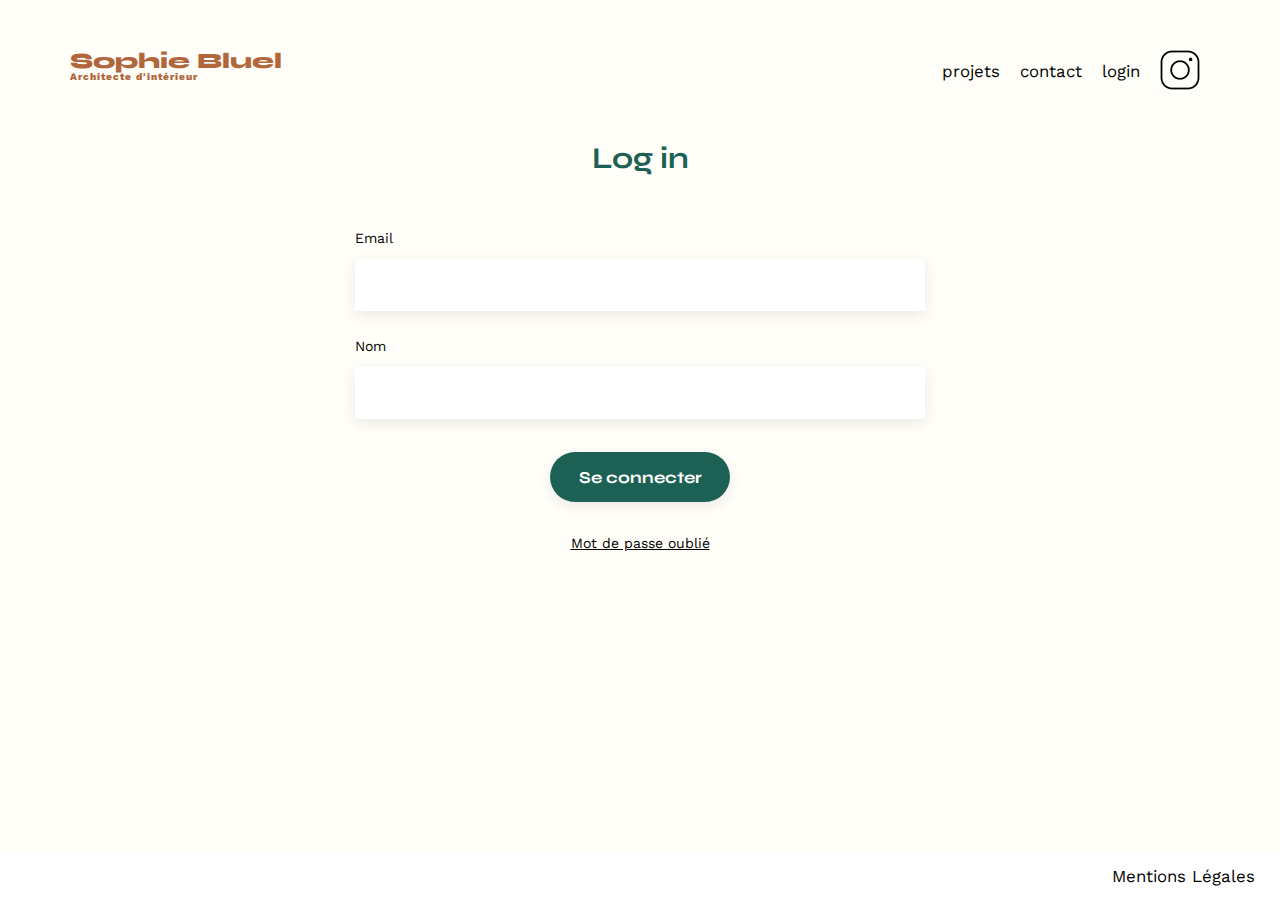
<file: FrontEnd/login.html>
<!DOCTYPE html>
<html lang="fr">
<head>
	<meta charset="UTF-8">
	<title>Sophie Bluel - Architecte d'intérieur</title>
	<meta name="viewport" content="width=device-width, initial-scale=1.0">
	<link rel="preconnect" href="https://fonts.googleapis.com">
	<link rel="preconnect" href="https://fonts.gstatic.com" crossorigin>
	<link href="https://fonts.googleapis.com/css2?family=Syne:wght@700;800&family=Work+Sans&display=swap" rel="stylesheet">
	<meta name="description" content="">
	<link rel="stylesheet" href="./assets/style.css">
</head>
<body>
	<div class="container">
	<header>
		<h1>Sophie Bluel <span>Architecte d'intérieur</span></h1>
		<nav>
			<ul>
				<li><a href="./index.html">projets</a></li>
				<li><a href="#contact">contact</a></li>
				<li><a href="./login.html">login</a></li>
				<li><a href="https://www.instagram.com/"><img src="./assets/icons/instagram.png" alt="Instagram"></a></li>
			</ul>
		</nav>
	</header>
	<main>
		<section id="contact">
			<h2>Log in</h2>
			
				<form action="#" method="post" id="login-form">
					
					<label for="email">Email</label>
					<input type="email" name="email" id="email">
					<label for="password">Nom</label>
					<input type="password" name="password" id="password">
					<input type="submit" value="Se connecter">

				</form>
		</section>
		<a id="lostpassword" href="#">Mot de passe oublié</a>
	</main>
	</div>
	<footer class="footer-fixed">
		<nav>
			<ul>
				<li>Mentions Légales</li>
			</ul>
		</nav>
	</footer>
	<script src="./assets/service.js"></script>
	<script src="./assets/component.js"></script>

</body>
</html>
</file>
<file: FrontEnd/assets/style.css>
/* http://meyerweb.com/eric/tools/css/reset/
   v2.0 | 20110126
   License: none (public domain)
*/

html, body, div, span, applet, object, iframe,
h1, h2, h3, h4, h5, h6, p, blockquote, pre,
a, abbr, acronym, address, big, cite, code,
del, dfn, em, img, ins, kbd, q, s, samp,
small, strike, strong, sub, sup, tt, var,
b, u, i, center,
dl, dt, dd, ol, ul, li,
fieldset, form, label, legend,
table, caption, tbody, tfoot, thead, tr, th, td,
article, aside, canvas, details, embed,
figure, figcaption, footer, header, hgroup,
menu, nav, output, ruby, section, summary,
time, mark, audio, video {
	margin: 0;
	padding: 0;
	border: 0;
	font-size: 100%;
	font: inherit;
	vertical-align: baseline;
}
/* HTML5 display-role reset for older browsers */
article, aside, details, figcaption, figure,
footer, header, hgroup, menu, nav, section {
	display: block;
}
body {
	line-height: 1;
}
ol, ul {
	list-style: none;
}
blockquote, q {
	quotes: none;
}
blockquote:before, blockquote:after,
q:before, q:after {
	content: '';
	content: none;
}
table {
	border-collapse: collapse;
	border-spacing: 0;
}
/** end reset css**/
body {
	margin: 0;
	padding: 0;
	font-family: 'Work Sans' ;
	font-size: 14px;
}
header {
	display: flex;
	justify-content: space-between;
	margin: 50px 0
}
section {
	margin: 50px 0
}

h1{
	display: flex;
	flex-direction: column;
	font-family: 'Syne';
	font-size: 22px;
	font-weight: 800;
	color: #B1663C
}

h1 > span {
	font-family: 'Work Sans';
	font-size:10px;
	letter-spacing: 0.1em;
;
}

h2{
	font-family: 'Syne';
	font-weight: 700;
	font-size: 30px;
	color: #1D6154
}
nav ul {
	display: flex;
	align-items: center;
	list-style-type: none;

}
nav li {
	padding: 0 10px;
	font-size: 1.2em;
}

li:hover {
	color: #B1663C;
}
#introduction {
	display: flex;
	align-items: center;
}
#introduction figure {
	flex: 1
}
#introduction img {
	display: block;
	margin: auto;
	width: 80%;
}

#introduction article {
	flex: 1
}
#introduction h2 {
	margin-bottom: 1em;
}

#introduction p {
	margin-bottom: 0.5em;
}
#portfolio h2 {
	text-align: center;
	margin-bottom: 1em;
}

.gallery {
	width: 100%;
	display: grid;
	grid-template-columns: 1fr 1fr 1fr;
	grid-column-gap: 20px;
	grid-row-gap: 20px;
}

.gallery img {
	width: 100%;

}
#contact {
	width: 50%;
margin: auto;
}
#contact > * {
	text-align: center;

}
#contact h2{
	margin-bottom: 20px;
}
#contact form, #modaltwo-form .modalbody {
	text-align: left;
	margin-top:30px;
	display: flex;
	flex-direction: column;
}

#contact input, #modaltwo-form .modalbody input, #modaltwo-form .modalbody select {
	height: 50px;
	font-size: 1.2em;
	border: none;
	box-shadow: 0px 4px 14px rgba(0, 0, 0, 0.09);
}
#contact label, #modaltwo-form .modalbody label {
	margin: 2em 0 1em 0;
}
#contact textarea {
	border: none;
	box-shadow: 0px 4px 14px rgba(0, 0, 0, 0.09);
}

input[type="submit"],.button {
	font-family: 'Syne';
	font-weight: 700;
	color: white;
	background-color: #1D6154;
	margin : 2em auto ;
	width: 180px;
	text-align: center;
	border-radius: 60px ;
}

footer nav ul {
	display: flex;
	justify-content: flex-end;
	margin: 2em
}

/*custom css index*/
.flex {
	display: flex
}

.justify-center {
	justify-content: center
}

.button {
	border-radius: 50px;
    background-color: #fffef8;
    color: #1D6154;
    margin: 5px;
	padding: 10px 50px;
	border: 2px solid #1D6154;
	margin-bottom: 40px;
	width: fit-content;
}        

.button:hover {
	background-color: #1D6154;
	color: white;
}


ul li a {
	text-decoration: none;
	color: black;
}

/*couleur de la page*/
body {
	background-color: #fffef8;
}

footer {
	background-color: white;
	margin: 0;
}

.footer-fixed {
	position: fixed;
	right: 0;
	bottom: 0;
	left: 0;
}

footer nav ul {
	margin: 0;
	padding: 15px;
}

/*container*/
.container {

	max-width: 1140px;
	margin:auto;
}

/*login css*/
#login {
	align-items: center;
	display: flex;
	flex-direction: column;
}

.login-title {
	margin: 30px
}

/*Mode edition*/

.edition {
	align-items: center;
	display: flex;
	flex-direction: row;
	justify-content: center;
	background-color: black;
	color:white;
	line-height: 19px;
	gap: 10px;
	height: 50px;
	margin-top: 0;

}

.projet {
	display: flex;
	justify-content: center;
	align-items: center;
	margin: 10px;
	margin-bottom: 40px;
	background-color: transparent;
	
}

#portfolio h2 {
	margin: 0;
	padding: 0;
}

.buttonmodify {
	cursor: pointer;
	margin-left: 20px;
}

/*Modal */
.modal {
	background-color: rgba(0, 0, 0, 0.3);
	position: fixed;
	top: 0;
	left: 0;
	right: 0;
	bottom: 0;
	margin:0;
	display: none;
	justify-content: center;
	align-items: center;
	

}

.modalcontainer {
	width: 500px;
	padding: 30px;
	border-radius: 10px;
	background-color: white;
	
}

.modalhead button {
	border: none;
	background-color: white;
	outline: none;
	margin:0;
	padding: 0;
}

.modalhead {
	width: 100%;
	display: flex;
	justify-content: space-between;
}

.galerietitle {
	padding: 20px;
	font-size: 22px;
	text-align: center;
}

.modalfoot {
	display: flex;
	justify-content: center;
	align-items: center;
}
#creatework {
	border-radius: 50px;
	padding: 5px 50px;
	background-color: #1D6154;
	color: white;
	align-items: center;
}

#lostpassword {
	display: block;
	text-align: center;
	color: black;
	text-decoration: underline;
}

.close {
	cursor: pointer;
}

.modalbody, .modalfoot {
	width: 75%;
	margin: 20px auto;
}

.modalbody{
	margin-bottom: 30px;

}

.modalfoot {
	border-top: 1px solid rgba(0, 0, 0, 0.3);
	padding-top: 30px;
}


/* style minigal */

#minigalerie {
	display: flex;
	justify-content: flex-start;
	flex-wrap: wrap;
}

#minigalerie figure {
	width: 17%;

	margin: 5px;
}

#minigalerie figure img {
	width: 100%;
}

.delete {
	padding: 5px;
	background-color: rgba(0, 0, 0, 0.7);
	border: none;
	border-radius: 2px;
	position: absolute;
	margin-left: -25px;
	margin-top: 5px;
	color: white;
	font-size: 8px;
	cursor: pointer;
}

/*style modal photo*/
.modaltwo-imgcontainer {
	border-radius: 5px;
	padding: 20px;
	display: flex;
	justify-content: center;
	align-items: center;
	flex-direction: column;
	background-color: #e8f1f6;
	
}

.modaltwo-icon {
	font-size: 4rem;
	color: rgba(0, 0, 0, 0.2);
}

.modaltwo-textaddphoto {
	padding: 10px 20px;
	background-color:rgba(0, 0, 0, 0.15);
	color: #306685;
	border-radius: 25px;
	margin: 10px 0px;
	display: block;
	cursor: pointer;
}

#addphoto {
	display: none;
	
}

.modaltwo-desc {
	font-size: 12px;
	color: #333;
}
</file>
